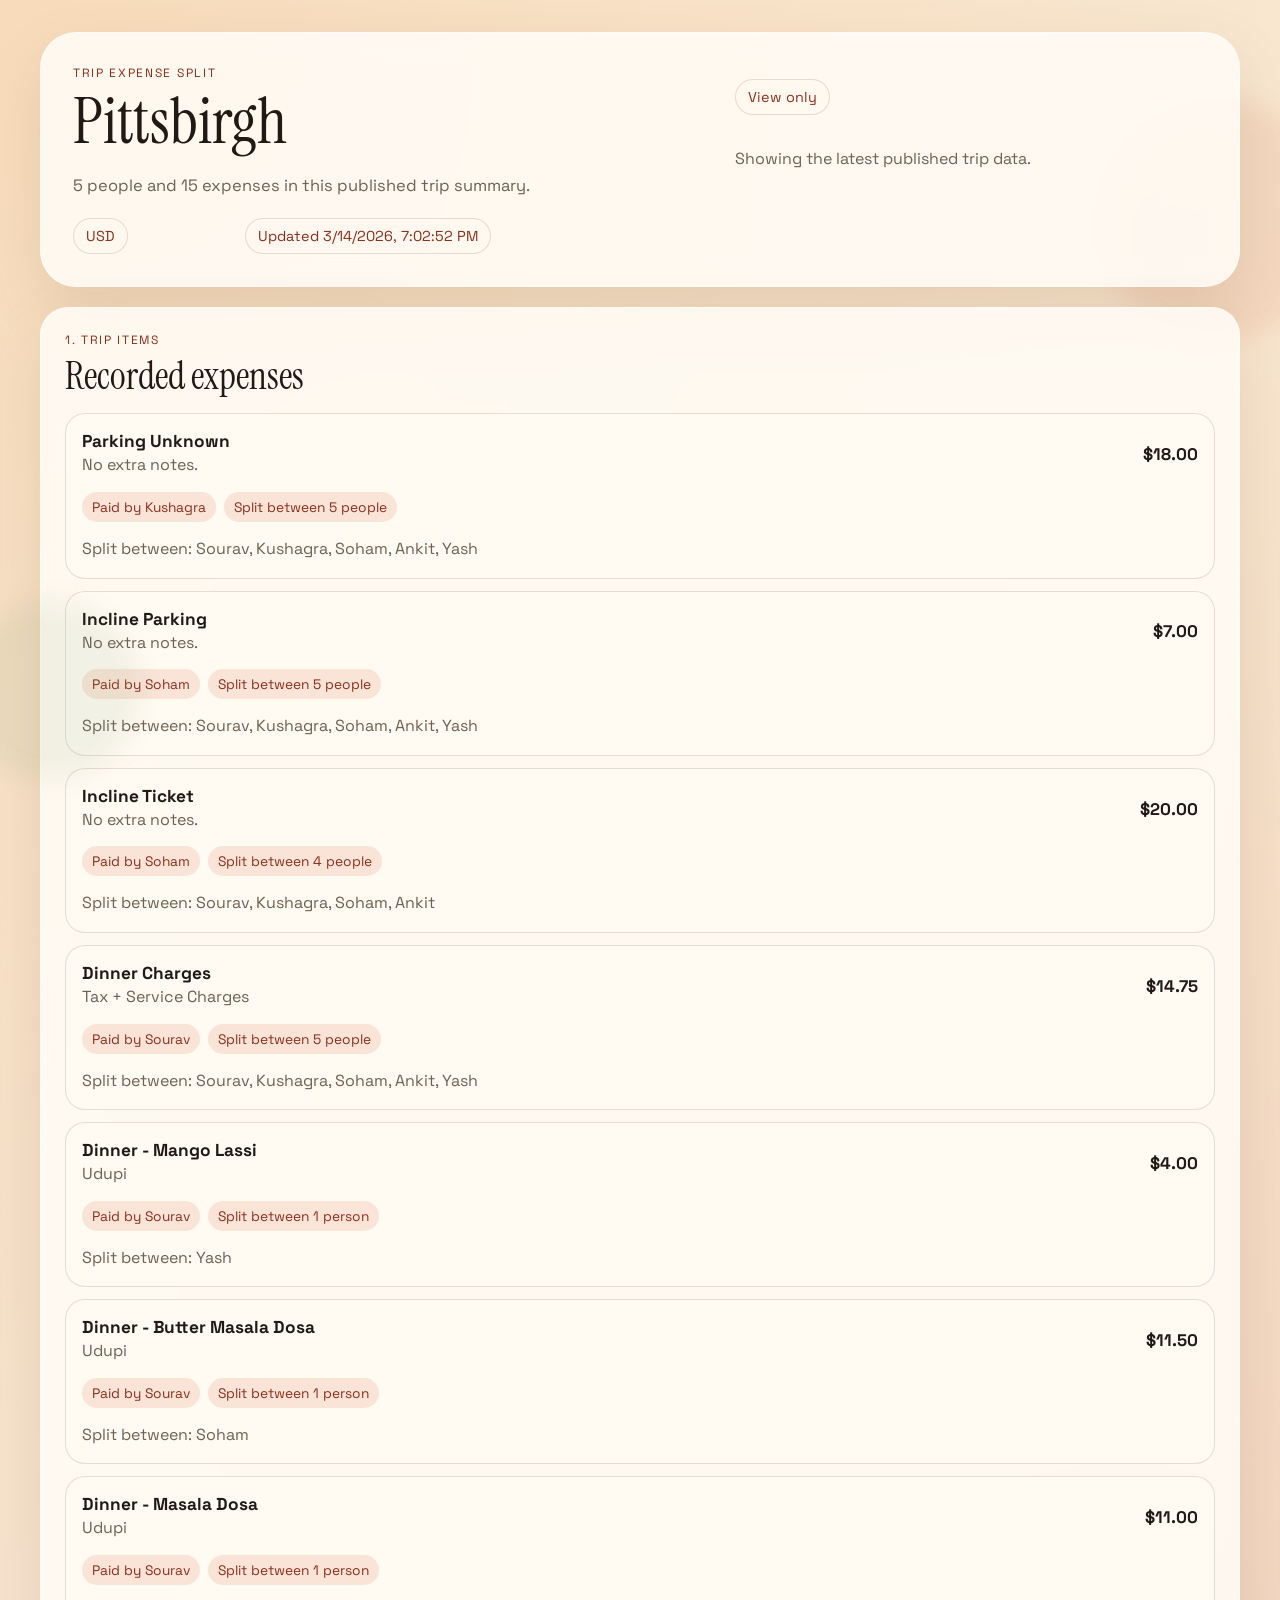
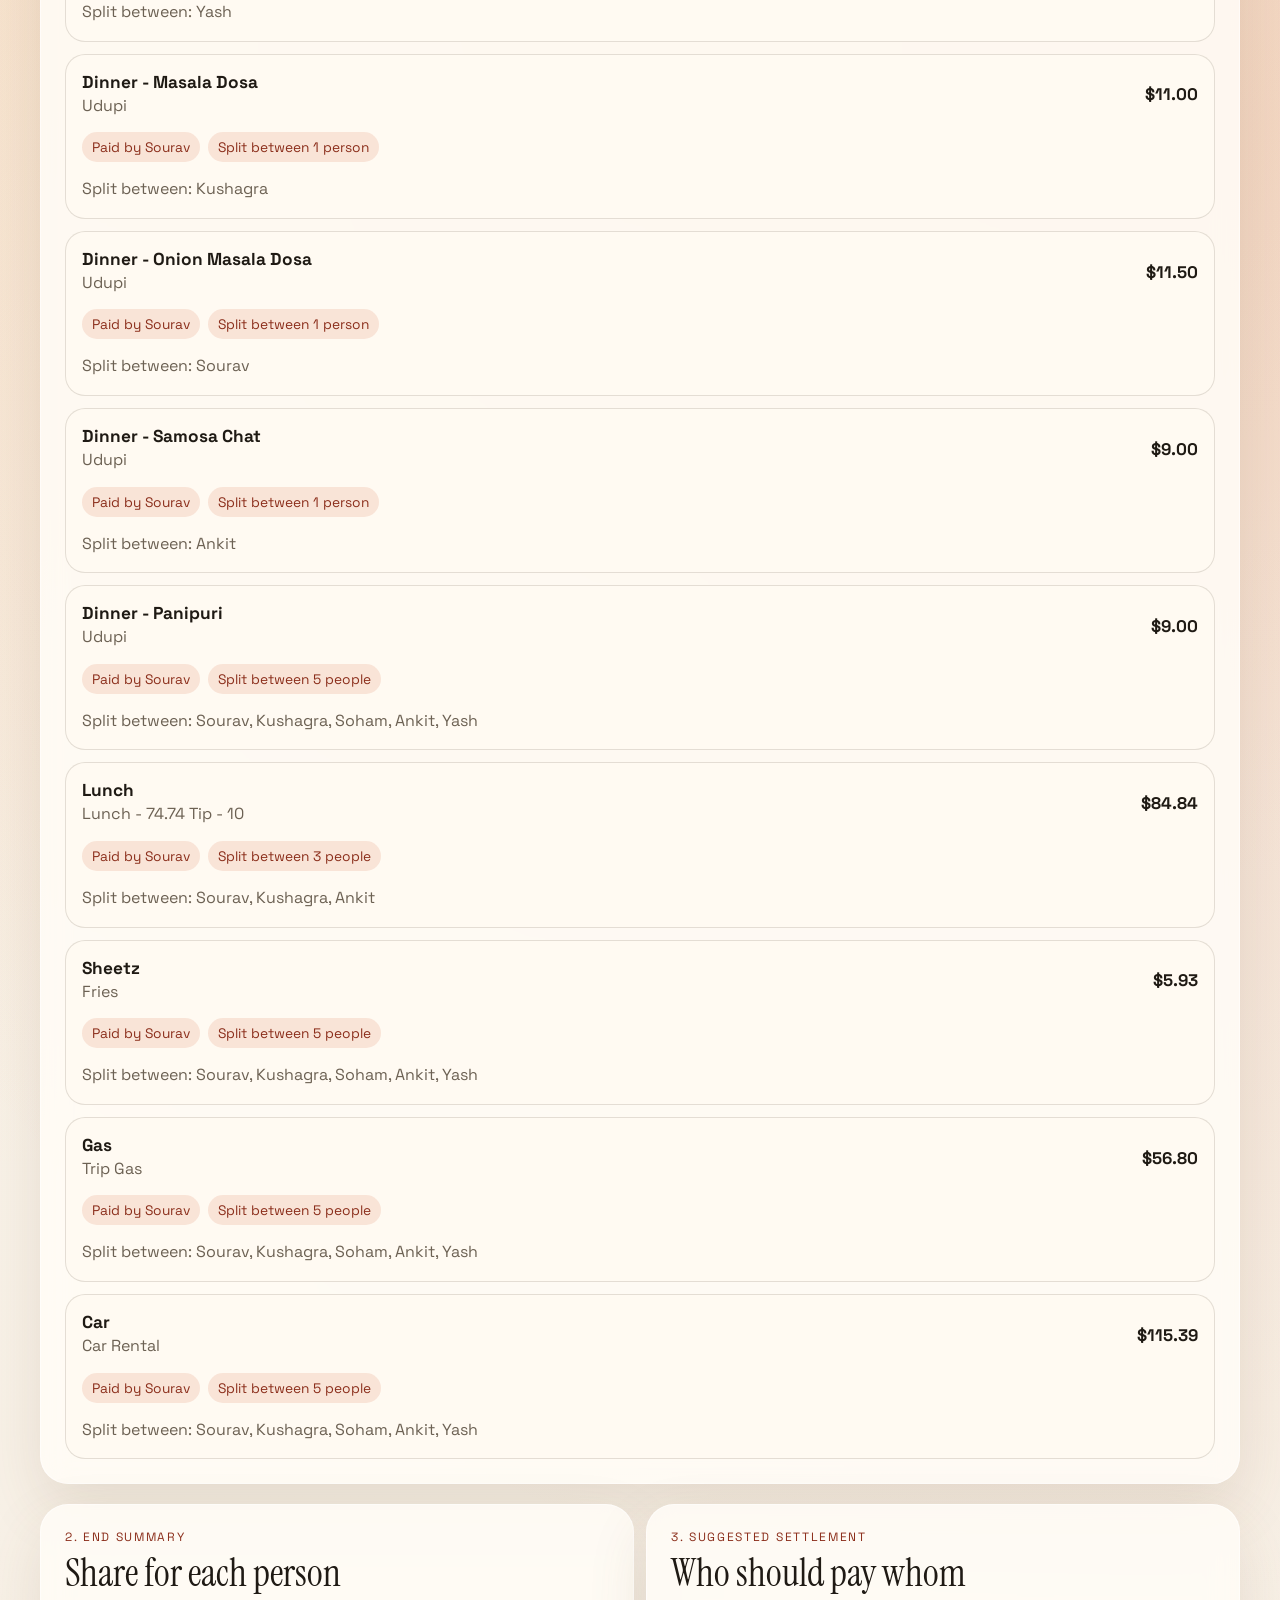
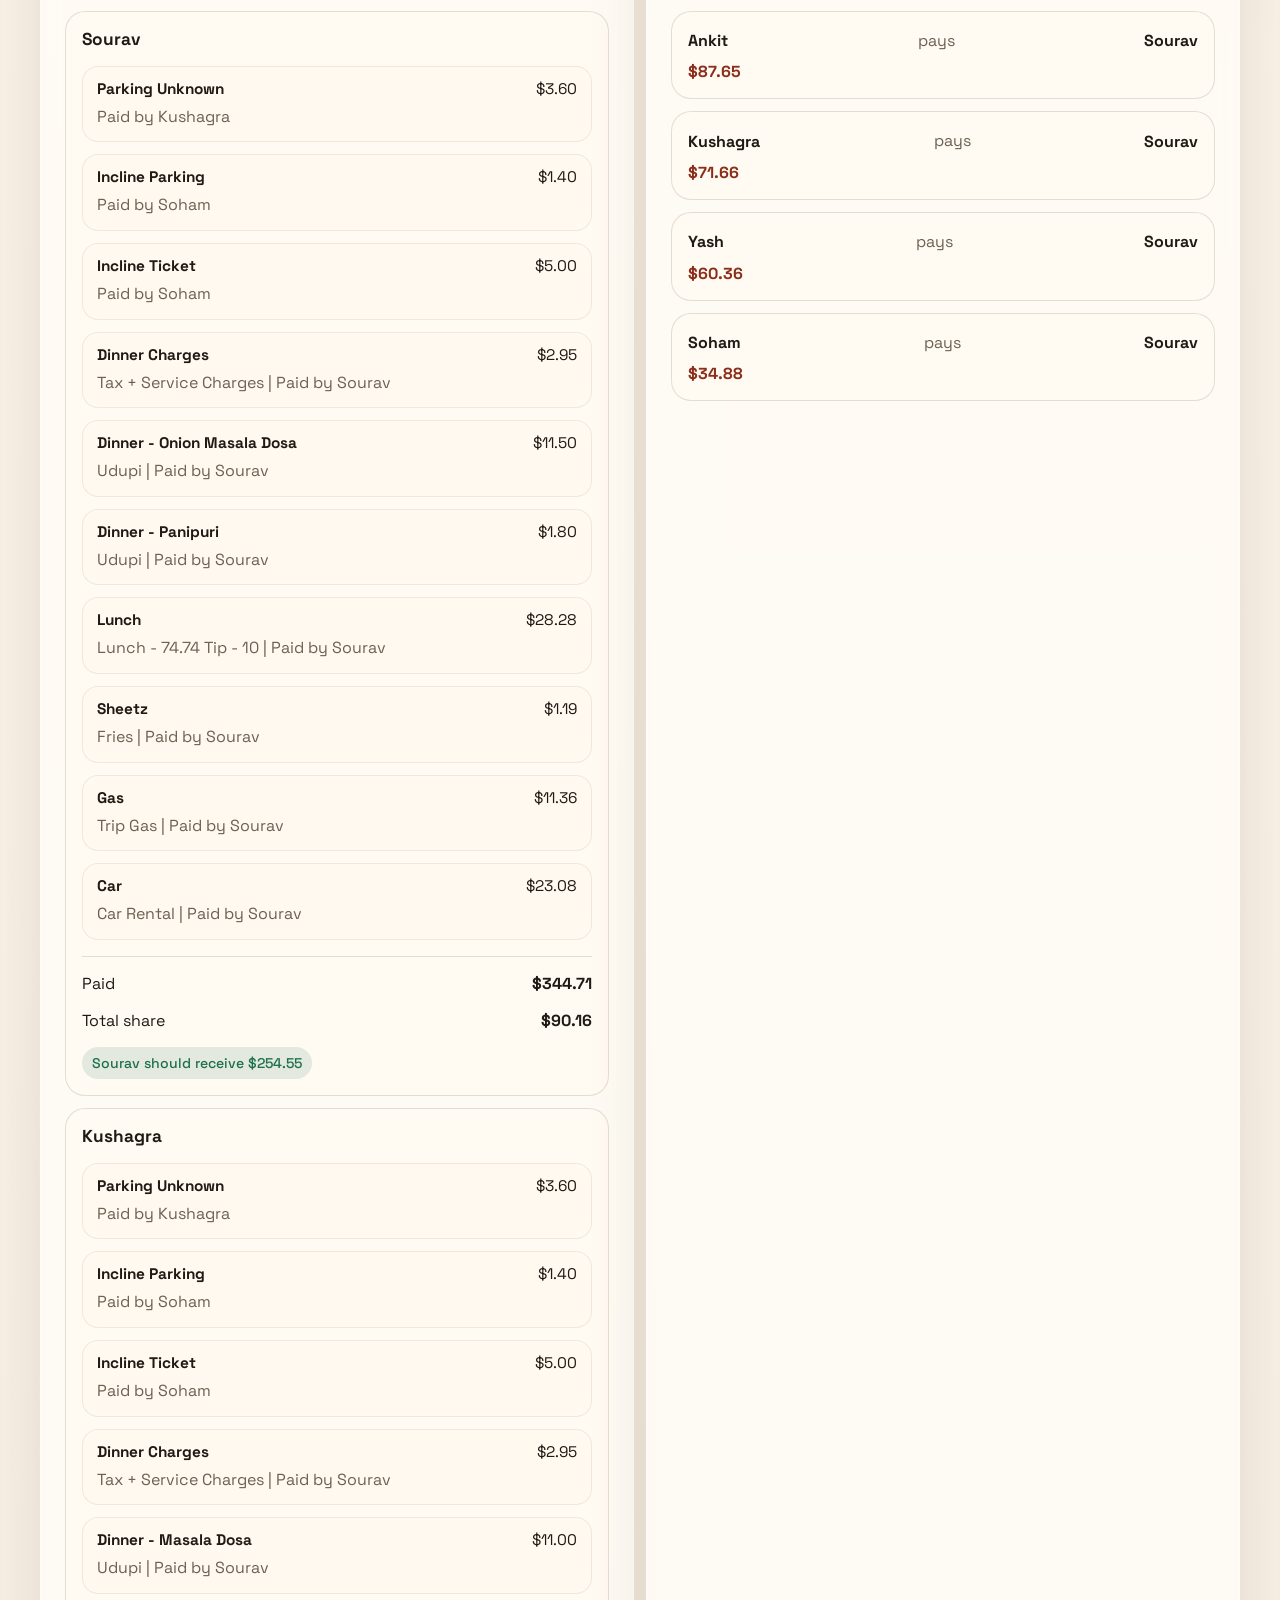
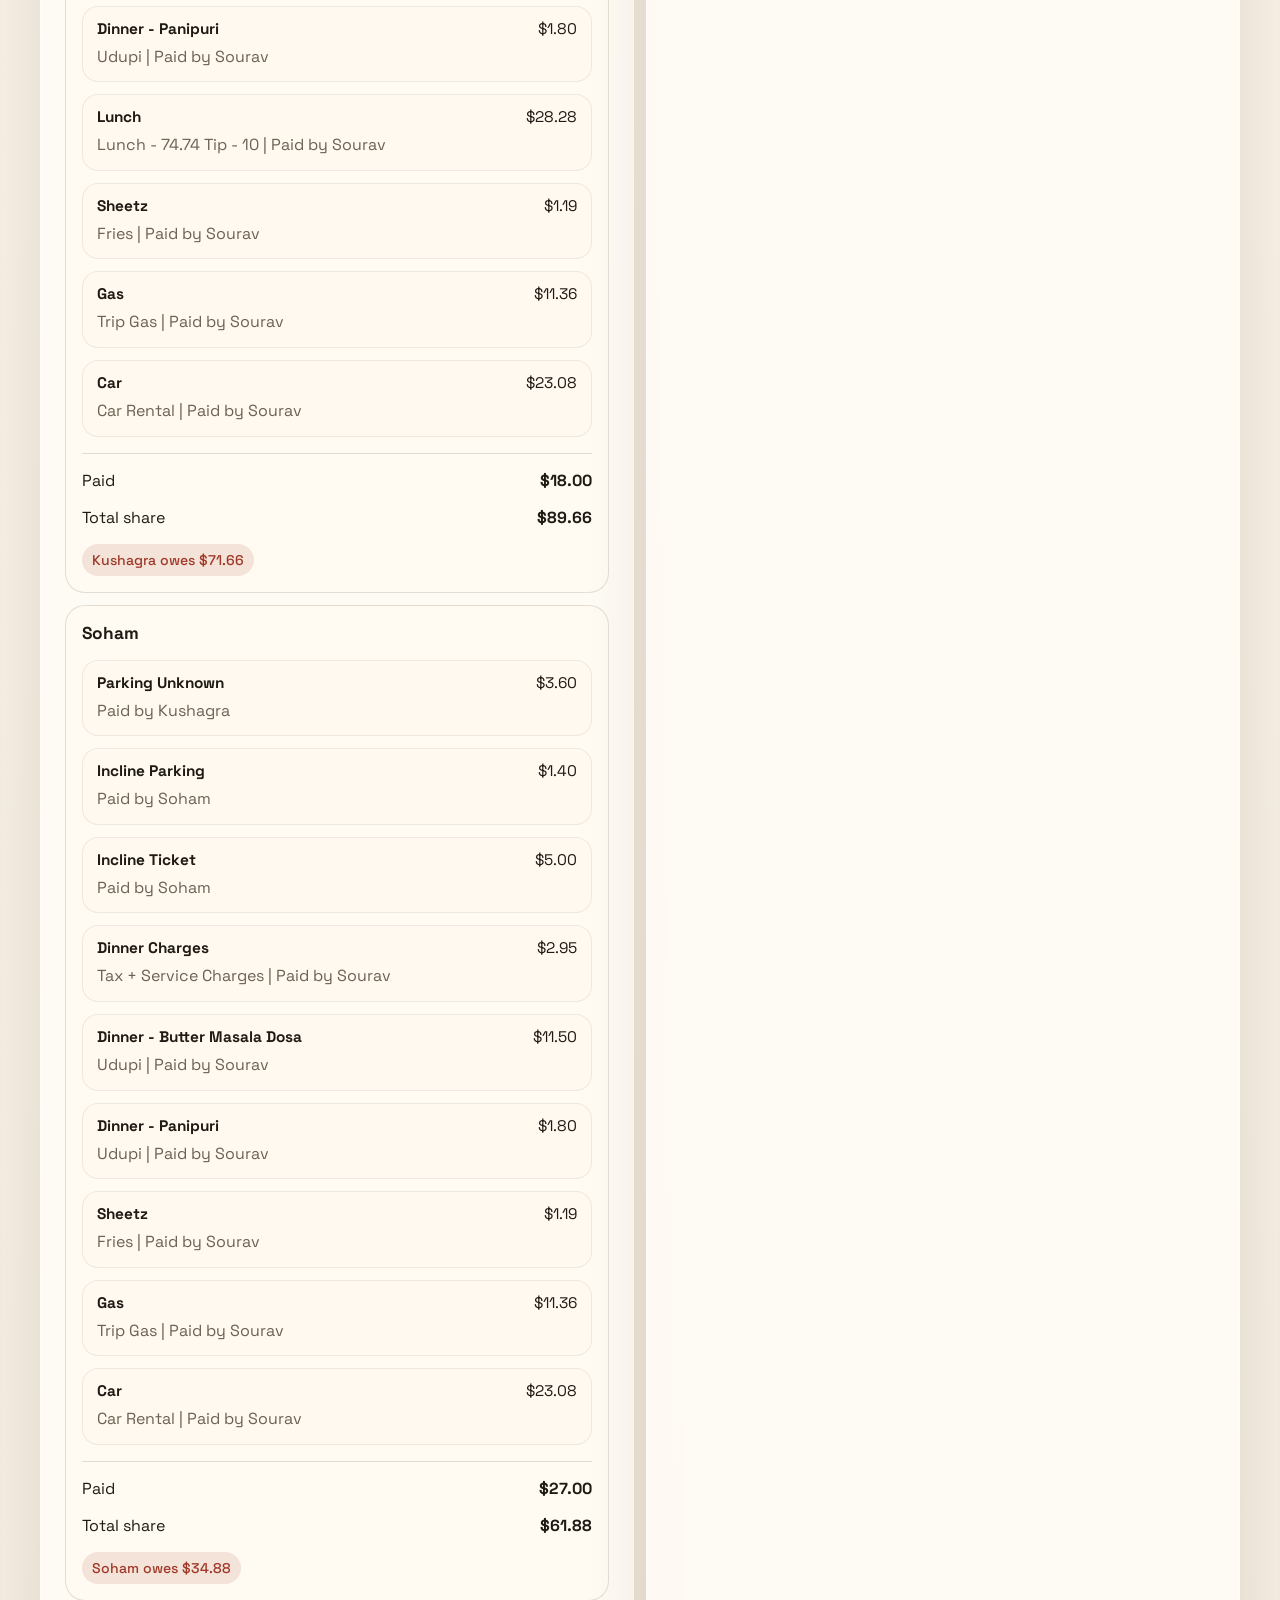
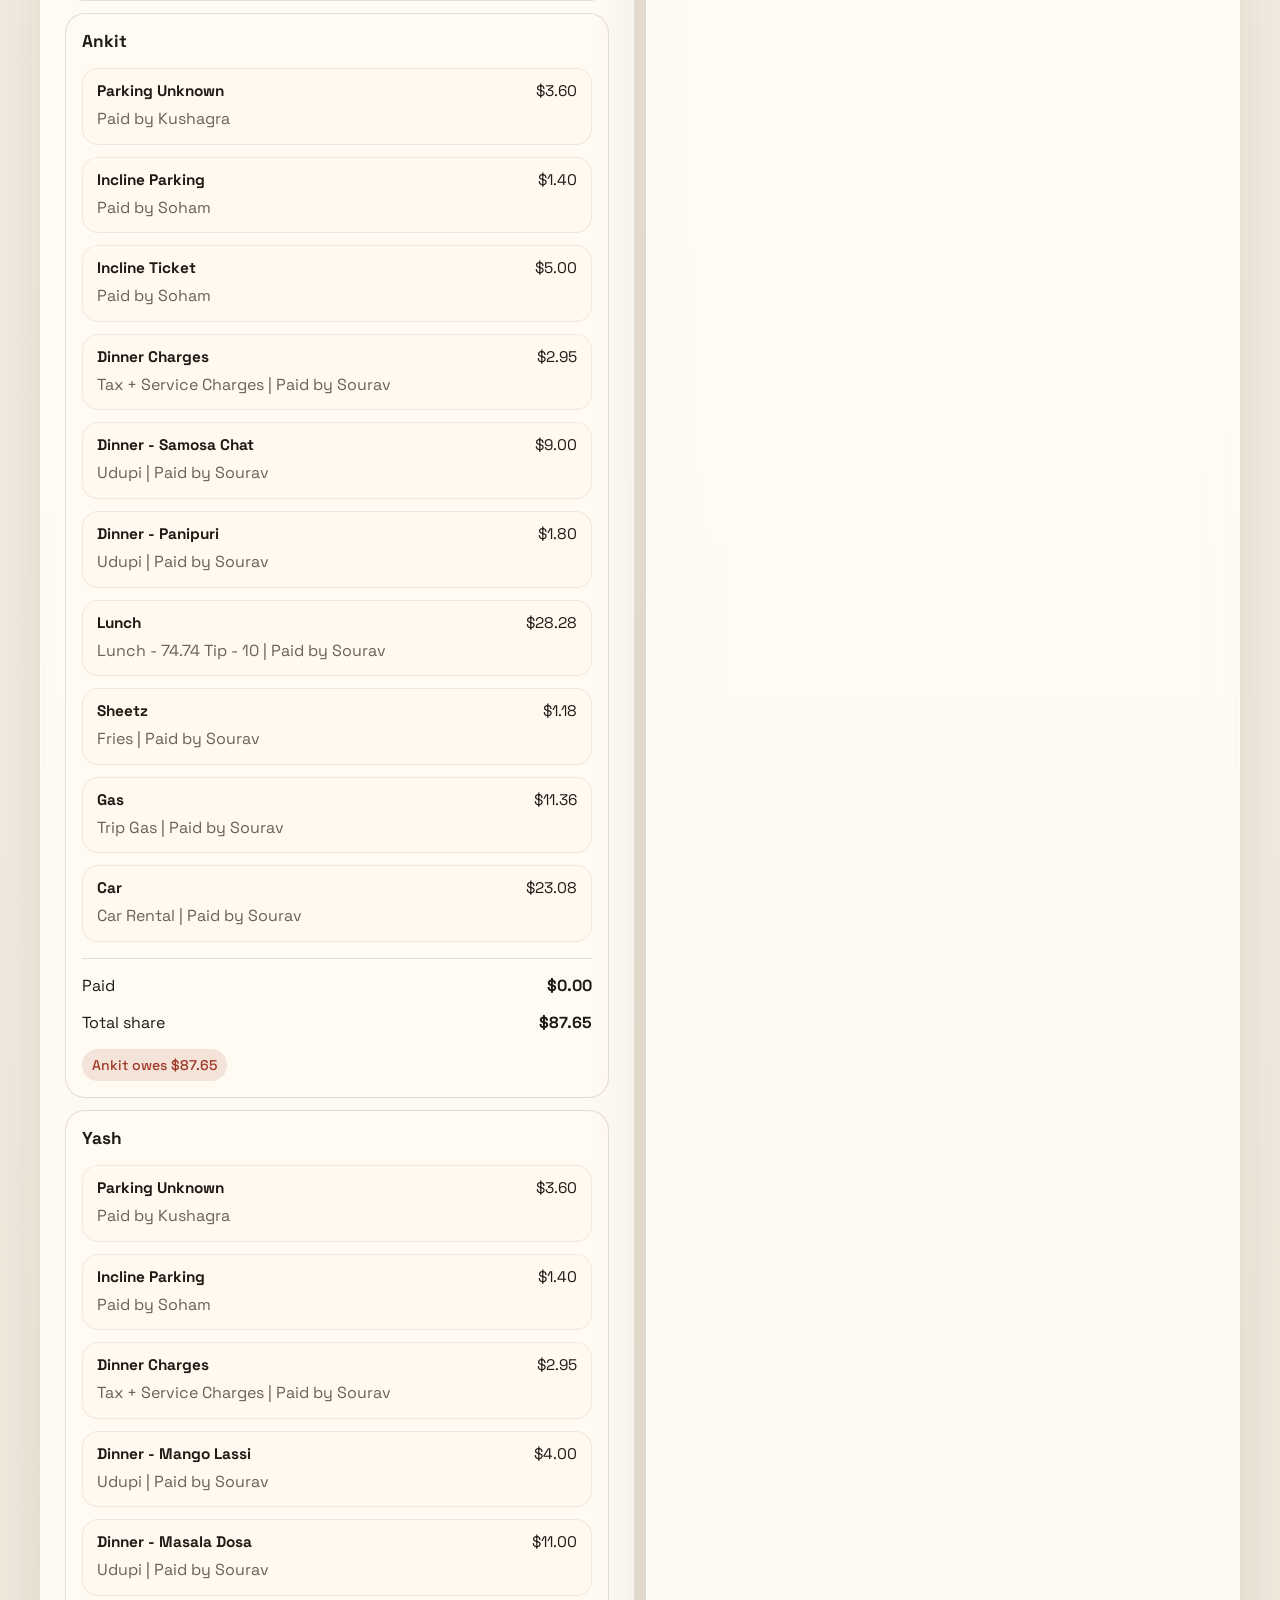
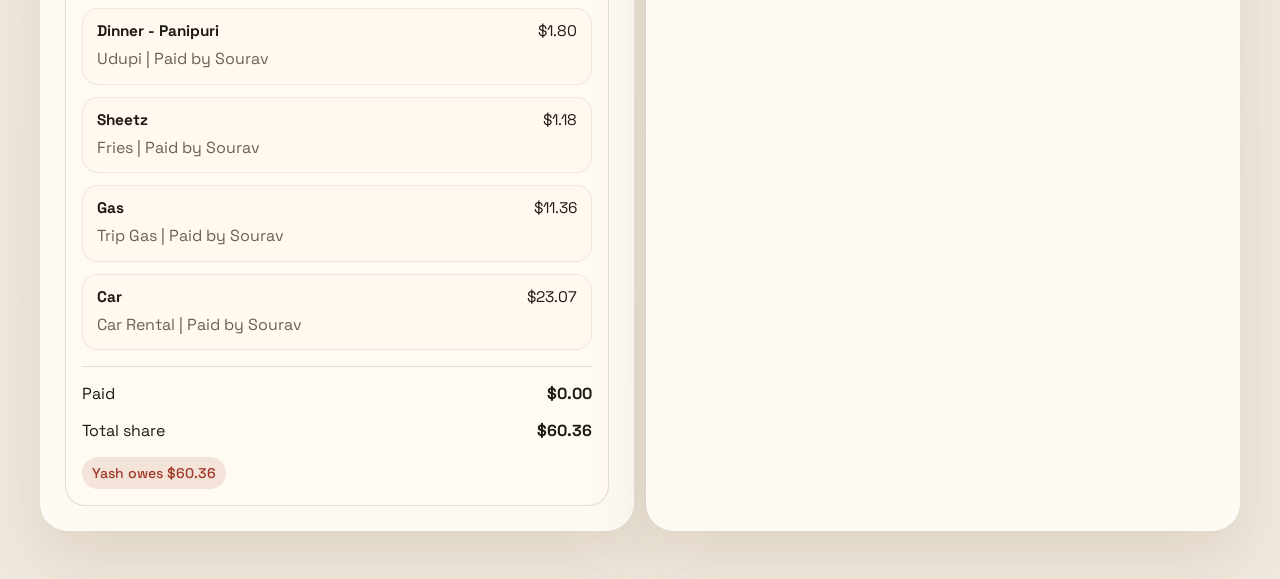
<file: index.html>
<!DOCTYPE html>
<html lang="en">
<head>
  <meta charset="UTF-8">
  <meta name="viewport" content="width=device-width, initial-scale=1.0">
  <title>Spliwise Lite</title>
  <link rel="preconnect" href="https://fonts.googleapis.com">
  <link rel="preconnect" href="https://fonts.gstatic.com" crossorigin>
  <link href="https://fonts.googleapis.com/css2?family=Instrument+Serif:ital@0;1&family=Space+Grotesk:wght@400;500;700&display=swap" rel="stylesheet">
  <link rel="stylesheet" href="styles.css">
</head>
<body>
  <div class="page-shell">
    <header class="hero">
      <div class="hero-copy">
        <p class="eyebrow">Trip expense split</p>
        <h1 id="trip-title">Loading trip summary...</h1>
        <p id="trip-description" class="hero-text">
          This page is view-only. It shows the latest trip data published by the organizer.
        </p>
        <div class="hero-meta">
          <span id="trip-currency" class="meta-pill">USD</span>
          <span id="trip-updated" class="meta-pill">Loading data</span>
        </div>
      </div>

      <div class="hero-actions viewer-note">
        <p class="viewer-note-label">View only</p>
        <p id="data-status" class="share-status" aria-live="polite">
          Loading trip data from the published JSON file.
        </p>
      </div>
    </header>

    <main class="layout layout-single">
      <section class="panel panel-list">
        <div class="panel-header">
          <p class="section-kicker">1. Trip items</p>
          <h2>Recorded expenses</h2>
        </div>

        <div id="expense-list" class="expense-list"></div>
      </section>
    </main>

    <section class="summary-shell">
      <div class="panel panel-summary">
        <div class="panel-header">
          <p class="section-kicker">2. End summary</p>
          <h2>Share for each person</h2>
        </div>

        <div id="summary-cards" class="summary-cards"></div>
      </div>

      <div class="panel panel-summary">
        <div class="panel-header">
          <p class="section-kicker">3. Suggested settlement</p>
          <h2>Who should pay whom</h2>
        </div>

        <div id="settlement-list" class="settlement-list"></div>
      </div>
    </section>
  </div>

  <template id="empty-state-template">
    <div class="empty-state">
      <p class="empty-title"></p>
      <p class="empty-text"></p>
    </div>
  </template>

  <script src="shared.js"></script>
  <script src="viewer.js"></script>
</body>
</html>
</file>
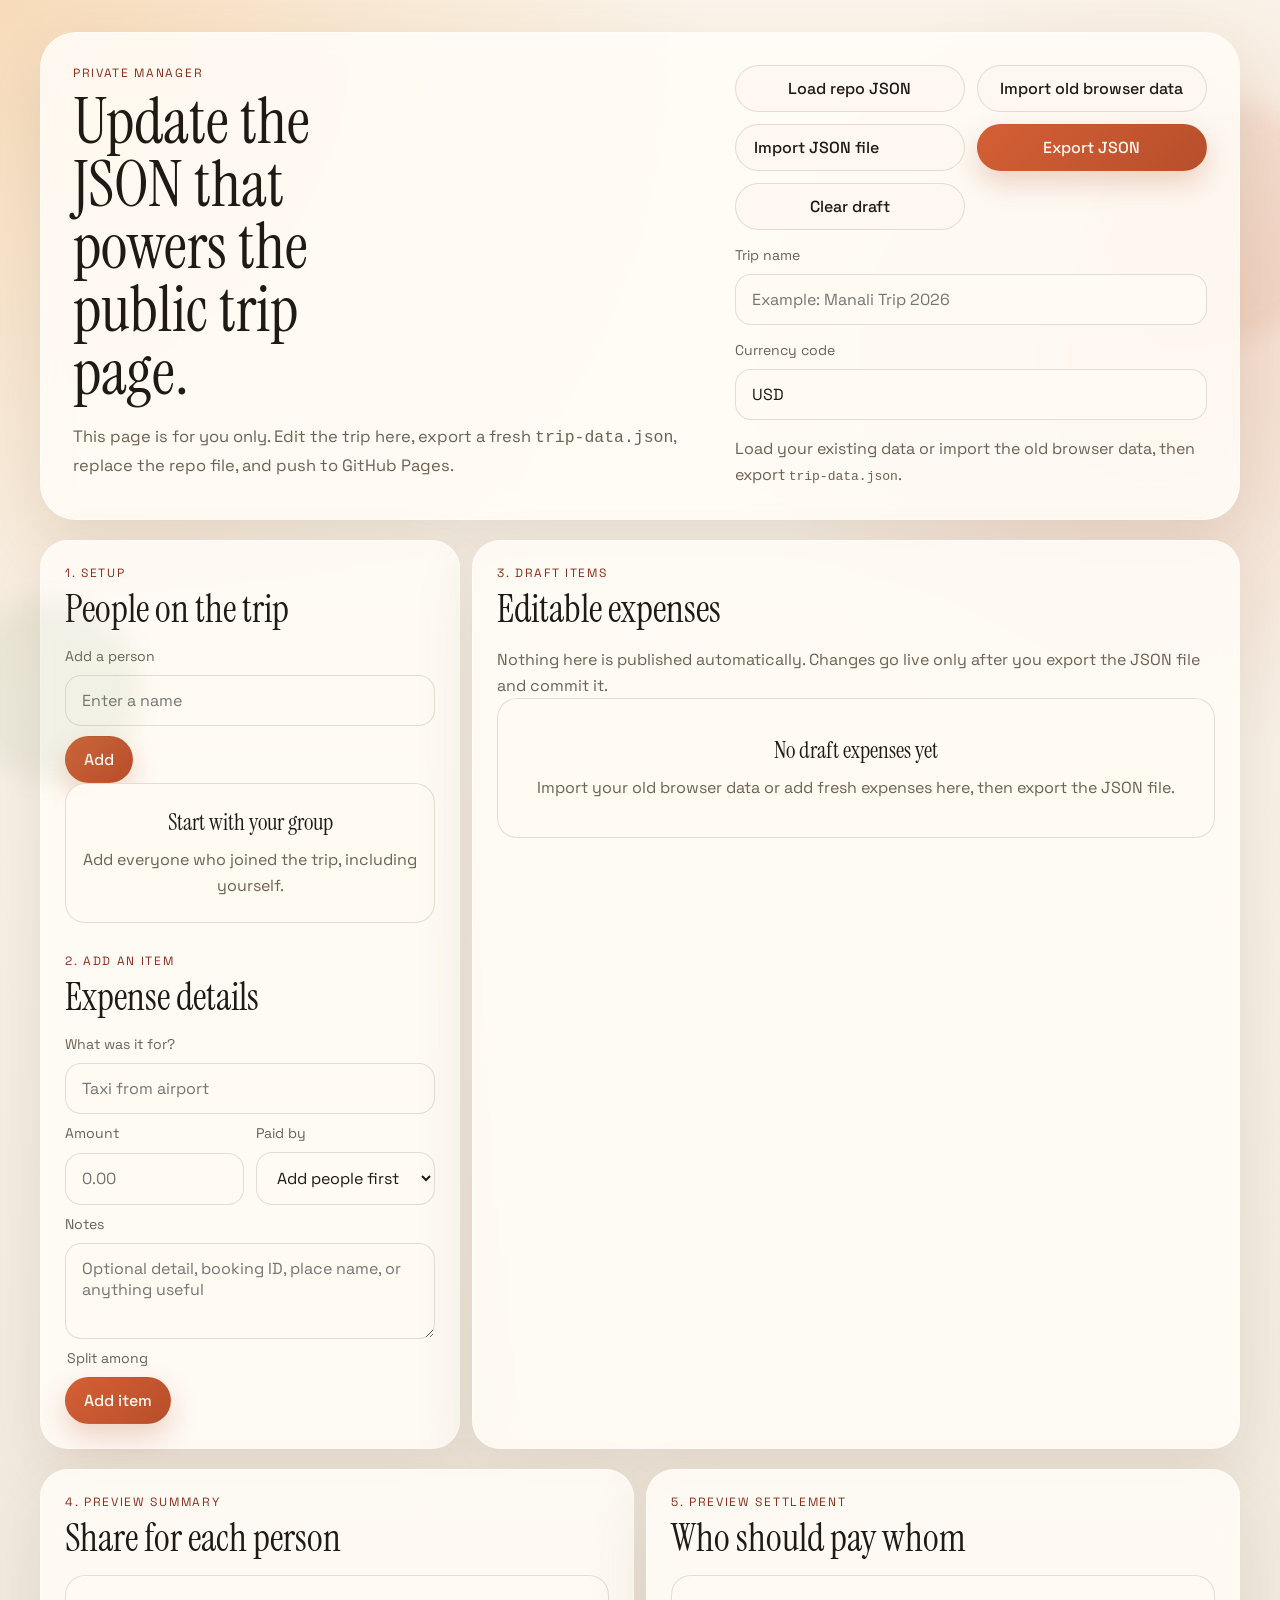
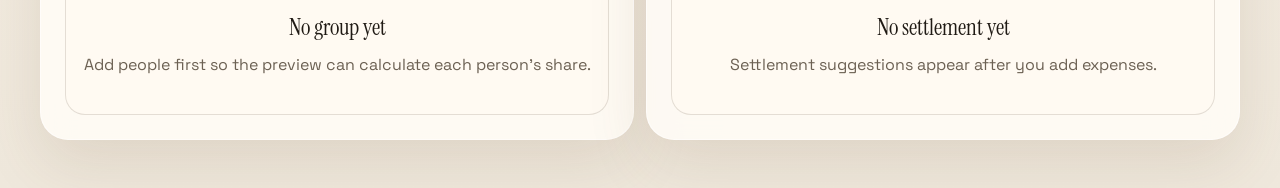
<file: manage.html>
<!DOCTYPE html>
<html lang="en">
<head>
  <meta charset="UTF-8">
  <meta name="viewport" content="width=device-width, initial-scale=1.0">
  <title>Spliwise Lite Manager</title>
  <link rel="preconnect" href="https://fonts.googleapis.com">
  <link rel="preconnect" href="https://fonts.gstatic.com" crossorigin>
  <link href="https://fonts.googleapis.com/css2?family=Instrument+Serif:ital@0;1&family=Space+Grotesk:wght@400;500;700&display=swap" rel="stylesheet">
  <link rel="stylesheet" href="styles.css">
</head>
<body>
  <div class="page-shell">
    <header class="hero">
      <div class="hero-copy">
        <p class="eyebrow">Private manager</p>
        <h1>Update the JSON that powers the public trip page.</h1>
        <p class="hero-text">
          This page is for you only. Edit the trip here, export a fresh <code>trip-data.json</code>, replace the repo file, and push to GitHub Pages.
        </p>
      </div>

      <div class="hero-actions">
        <div class="manager-toolbar">
          <button id="load-repo-data" class="button ghost" type="button">Load repo JSON</button>
          <button id="import-legacy" class="button ghost" type="button">Import old browser data</button>
          <label class="button ghost file-button">
            Import JSON file
            <input id="import-file" type="file" accept=".json,application/json">
          </label>
          <button id="export-json" class="button primary" type="button">Export JSON</button>
          <button id="clear-draft" class="button ghost" type="button">Clear draft</button>
        </div>

        <label class="field">
          <span>Trip name</span>
          <input id="trip-name" type="text" maxlength="80" placeholder="Example: Manali Trip 2026">
        </label>

        <label class="field">
          <span>Currency code</span>
          <input id="trip-currency" type="text" maxlength="3" placeholder="USD" value="USD">
        </label>

        <p id="manager-status" class="share-status" aria-live="polite">
          Load your existing data or import the old browser data, then export <code>trip-data.json</code>.
        </p>
      </div>
    </header>

    <main class="layout">
      <section class="panel panel-input">
        <div class="panel-header">
          <p class="section-kicker">1. Setup</p>
          <h2>People on the trip</h2>
        </div>

        <form id="person-form" class="stack-form">
          <label class="field">
            <span>Add a person</span>
            <div class="inline-field">
              <input id="person-name" type="text" maxlength="40" placeholder="Enter a name">
              <button class="button primary" type="submit">Add</button>
            </div>
          </label>
        </form>

        <div id="people-list" class="people-list"></div>

        <div class="panel-header top-gap">
          <p class="section-kicker">2. Add an item</p>
          <h2>Expense details</h2>
        </div>

        <form id="expense-form" class="stack-form">
          <label class="field">
            <span>What was it for?</span>
            <input id="expense-title" type="text" maxlength="120" placeholder="Taxi from airport">
          </label>

          <div class="field-grid">
            <label class="field">
              <span>Amount</span>
              <input id="expense-amount" type="number" inputmode="decimal" min="0" step="0.01" placeholder="0.00">
            </label>

            <label class="field">
              <span>Paid by</span>
              <select id="expense-paid-by"></select>
            </label>
          </div>

          <label class="field">
            <span>Notes</span>
            <textarea id="expense-notes" rows="3" maxlength="240" placeholder="Optional detail, booking ID, place name, or anything useful"></textarea>
          </label>

          <fieldset class="field split-field">
            <legend>Split among</legend>
            <div id="split-people" class="checkbox-grid"></div>
          </fieldset>

          <div class="form-footer">
            <button id="expense-submit" class="button primary" type="submit">Add item</button>
            <button id="expense-cancel" class="button ghost hidden" type="button">Cancel edit</button>
          </div>
        </form>
      </section>

      <section class="panel panel-list">
        <div class="panel-header">
          <p class="section-kicker">3. Draft items</p>
          <h2>Editable expenses</h2>
        </div>

        <p class="panel-hint">
          Nothing here is published automatically. Changes go live only after you export the JSON file and commit it.
        </p>

        <div id="expense-list" class="expense-list"></div>
      </section>
    </main>

    <section class="summary-shell">
      <div class="panel panel-summary">
        <div class="panel-header">
          <p class="section-kicker">4. Preview summary</p>
          <h2>Share for each person</h2>
        </div>

        <div id="summary-cards" class="summary-cards"></div>
      </div>

      <div class="panel panel-summary">
        <div class="panel-header">
          <p class="section-kicker">5. Preview settlement</p>
          <h2>Who should pay whom</h2>
        </div>

        <div id="settlement-list" class="settlement-list"></div>
      </div>
    </section>
  </div>

  <template id="empty-state-template">
    <div class="empty-state">
      <p class="empty-title"></p>
      <p class="empty-text"></p>
    </div>
  </template>

  <script src="shared.js"></script>
  <script src="manage.js"></script>
</body>
</html>
</file>
<file: styles.css>
:root {
  --bg: #f7f0e6;
  --surface: rgba(255, 252, 246, 0.88);
  --surface-strong: #fffaf2;
  --text: #1f1a14;
  --muted: #6c6153;
  --line: rgba(68, 48, 29, 0.14);
  --accent: #d45f35;
  --accent-deep: #8b2e1b;
  --accent-soft: rgba(212, 95, 53, 0.14);
  --good: #1d6f50;
  --bad: #9f3827;
  --shadow: 0 24px 60px rgba(108, 81, 46, 0.13);
  --radius-lg: 28px;
  --radius-md: 18px;
}

* {
  box-sizing: border-box;
}

html {
  scroll-behavior: smooth;
}

body {
  margin: 0;
  min-height: 100vh;
  color: var(--text);
  font-family: "Space Grotesk", sans-serif;
  background:
    radial-gradient(circle at top left, rgba(244, 185, 120, 0.42), transparent 32%),
    radial-gradient(circle at right 10% top 20%, rgba(212, 95, 53, 0.18), transparent 22%),
    linear-gradient(180deg, #faf4ea 0%, var(--bg) 48%, #efe8dc 100%);
}

body::before,
body::after {
  content: "";
  position: fixed;
  border-radius: 999px;
  filter: blur(12px);
  opacity: 0.55;
  pointer-events: none;
}

body::before {
  width: 240px;
  height: 240px;
  right: -60px;
  top: 100px;
  background: rgba(212, 95, 53, 0.18);
}

body::after {
  width: 180px;
  height: 180px;
  left: -40px;
  bottom: 120px;
  background: rgba(113, 151, 98, 0.16);
}

.page-shell {
  width: min(1200px, calc(100% - 32px));
  margin: 0 auto;
  padding: 32px 0 48px;
}

.hero,
.panel {
  backdrop-filter: blur(14px);
  background: var(--surface);
  border: 1px solid rgba(255, 255, 255, 0.55);
  box-shadow: var(--shadow);
}

.hero {
  display: grid;
  grid-template-columns: 1.35fr 1fr;
  gap: 24px;
  padding: 32px;
  border-radius: 36px;
}

.eyebrow,
.section-kicker {
  margin: 0 0 10px;
  text-transform: uppercase;
  letter-spacing: 0.14em;
  font-size: 0.75rem;
  color: var(--accent-deep);
}

.hero h1,
.panel-header h2 {
  margin: 0;
  line-height: 0.98;
  font-family: "Instrument Serif", serif;
  font-weight: 400;
}

.hero h1 {
  max-width: 12ch;
  font-size: clamp(2.6rem, 5vw, 4.8rem);
}

.hero-text {
  max-width: 60ch;
  margin: 18px 0 0;
  color: var(--muted);
  font-size: 1.03rem;
  line-height: 1.7;
}

.hero-actions {
  display: grid;
  gap: 16px;
  align-content: start;
}

.hero-meta,
.manager-toolbar,
.field-grid,
.layout,
.summary-shell,
.people-list,
.expense-list,
.summary-cards,
.settlement-list,
.summary-share-list {
  display: grid;
  gap: 12px;
}

.hero-meta {
  margin-top: 18px;
  grid-template-columns: repeat(auto-fit, minmax(160px, max-content));
}

.meta-pill,
.viewer-note-label {
  display: inline-flex;
  width: fit-content;
  align-items: center;
  padding: 8px 12px;
  border-radius: 999px;
  background: rgba(255, 248, 239, 0.78);
  border: 1px solid var(--line);
  color: var(--accent-deep);
  font-size: 0.9rem;
}

.viewer-note {
  align-content: start;
}

.layout,
.summary-shell {
  margin-top: 20px;
}

.layout {
  grid-template-columns: minmax(320px, 420px) minmax(0, 1fr);
}

.layout.layout-single {
  grid-template-columns: 1fr;
}

.summary-shell {
  grid-template-columns: repeat(2, minmax(0, 1fr));
}

.panel {
  border-radius: var(--radius-lg);
  padding: 24px;
}

.panel-header {
  margin-bottom: 18px;
}

.panel-header h2 {
  font-size: clamp(1.9rem, 3vw, 2.7rem);
}

.panel-hint,
.share-status,
.muted-text,
.expense-notes,
.expense-split-line,
.summary-share-note,
.empty-text {
  margin: 0;
  color: var(--muted);
  line-height: 1.6;
}

.top-gap {
  margin-top: 30px;
}

.stack-form,
.field,
.summary-card,
.expense-card,
.settlement-item,
.empty-state {
  display: grid;
  gap: 10px;
}

.field span,
.field legend {
  font-size: 0.88rem;
  color: var(--muted);
}

.field input,
.field select,
.field textarea {
  width: 100%;
  border: 1px solid var(--line);
  border-radius: 16px;
  background: rgba(255, 250, 242, 0.92);
  color: var(--text);
  font: inherit;
  padding: 14px 16px;
  transition: border-color 0.18s ease, transform 0.18s ease, box-shadow 0.18s ease;
}

.field input:focus,
.field select:focus,
.field textarea:focus {
  outline: none;
  border-color: rgba(212, 95, 53, 0.54);
  box-shadow: 0 0 0 4px rgba(212, 95, 53, 0.12);
  transform: translateY(-1px);
}

.field textarea {
  resize: vertical;
  min-height: 96px;
}

.field-grid {
  grid-template-columns: repeat(2, minmax(0, 1fr));
}

.inline-field,
.action-row,
.form-footer,
.person-card,
.expense-card-top,
.expense-meta,
.summary-meta,
.settlement-row,
.summary-share-top {
  display: flex;
  gap: 10px;
  align-items: center;
  flex-wrap: wrap;
}

.expense-card-top,
.summary-meta,
.settlement-row,
.summary-share-top {
  justify-content: space-between;
}

.split-field {
  margin: 0;
  padding: 0;
  border: 0;
}

.checkbox-grid {
  display: grid;
  gap: 10px;
  grid-template-columns: repeat(auto-fit, minmax(140px, 1fr));
}

.checkbox-pill {
  display: flex;
  align-items: center;
  gap: 10px;
  min-height: 50px;
  padding: 10px 12px;
  border: 1px solid var(--line);
  border-radius: 16px;
  background: rgba(255, 248, 239, 0.78);
}

.checkbox-pill input {
  width: 18px;
  height: 18px;
  accent-color: var(--accent);
}

.button {
  appearance: none;
  border: 1px solid transparent;
  border-radius: 999px;
  padding: 12px 18px;
  font: inherit;
  font-weight: 500;
  cursor: pointer;
  transition: transform 0.18s ease, box-shadow 0.18s ease, background 0.18s ease, color 0.18s ease;
}

.button:hover {
  transform: translateY(-1px);
}

.button.primary {
  color: #fff8f1;
  background: linear-gradient(135deg, #d45f35 0%, #b74f2b 100%);
  box-shadow: 0 12px 28px rgba(183, 79, 43, 0.24);
}

.button.ghost {
  color: var(--text);
  border-color: var(--line);
  background: rgba(255, 248, 239, 0.76);
}

.button.small {
  padding: 8px 12px;
  border-radius: 14px;
  font-size: 0.92rem;
}

.file-button {
  position: relative;
  overflow: hidden;
}

.file-button input {
  position: absolute;
  inset: 0;
  opacity: 0;
  cursor: pointer;
}

.manager-toolbar {
  grid-template-columns: repeat(auto-fit, minmax(150px, 1fr));
}

.person-card,
.expense-card,
.summary-card,
.settlement-item,
.empty-state {
  padding: 16px;
  border: 1px solid var(--line);
  border-radius: 20px;
  background: var(--surface-strong);
}

.person-card {
  justify-content: space-between;
}

.person-name,
.expense-title,
.settlement-amount {
  font-weight: 700;
}

.expense-card {
  gap: 14px;
}

.expense-title {
  margin: 0;
  font-size: 1.08rem;
}

.expense-amount {
  font-weight: 700;
  font-size: 1.05rem;
}

.expense-meta {
  gap: 8px;
}

.tag {
  padding: 6px 10px;
  border-radius: 999px;
  background: var(--accent-soft);
  color: var(--accent-deep);
  font-size: 0.86rem;
}

.summary-cards {
  grid-template-columns: 1fr;
}

.summary-card {
  gap: 16px;
}

.summary-card h3 {
  margin: 0;
  font-size: 1.08rem;
}

.summary-share-item {
  display: grid;
  gap: 6px;
  padding: 12px 14px;
  border-radius: 16px;
  background: rgba(255, 248, 239, 0.72);
  border: 1px solid rgba(68, 48, 29, 0.08);
}

.summary-share-top strong,
.summary-share-top span {
  font-size: 0.96rem;
}

.summary-divider {
  height: 1px;
  background: var(--line);
}

.net-chip {
  display: inline-flex;
  width: fit-content;
  align-items: center;
  padding: 7px 10px;
  border-radius: 999px;
  font-size: 0.88rem;
  font-weight: 500;
}

.net-chip.positive {
  background: rgba(29, 111, 80, 0.12);
  color: var(--good);
}

.net-chip.negative {
  background: rgba(159, 56, 39, 0.12);
  color: var(--bad);
}

.net-chip.neutral {
  background: rgba(108, 97, 83, 0.12);
  color: var(--muted);
}

.settlement-item {
  gap: 8px;
}

.settlement-amount {
  color: var(--accent-deep);
}

.empty-state {
  min-height: 140px;
  place-items: center;
  text-align: center;
  align-content: center;
}

.empty-title {
  margin: 0;
  font-family: "Instrument Serif", serif;
  font-size: 1.45rem;
}

.hidden {
  display: none;
}

@media (max-width: 980px) {
  .hero,
  .layout,
  .summary-shell {
    grid-template-columns: 1fr;
  }

  .hero h1 {
    max-width: 14ch;
  }
}

@media (max-width: 640px) {
  .page-shell {
    width: min(100% - 20px, 100%);
    padding-top: 20px;
  }

  .hero,
  .panel {
    padding: 20px;
    border-radius: 24px;
  }

  .field-grid,
  .inline-field,
  .form-footer,
  .manager-toolbar {
    grid-template-columns: 1fr;
  }

  .inline-field,
  .action-row {
    display: grid;
  }
}
</file>
